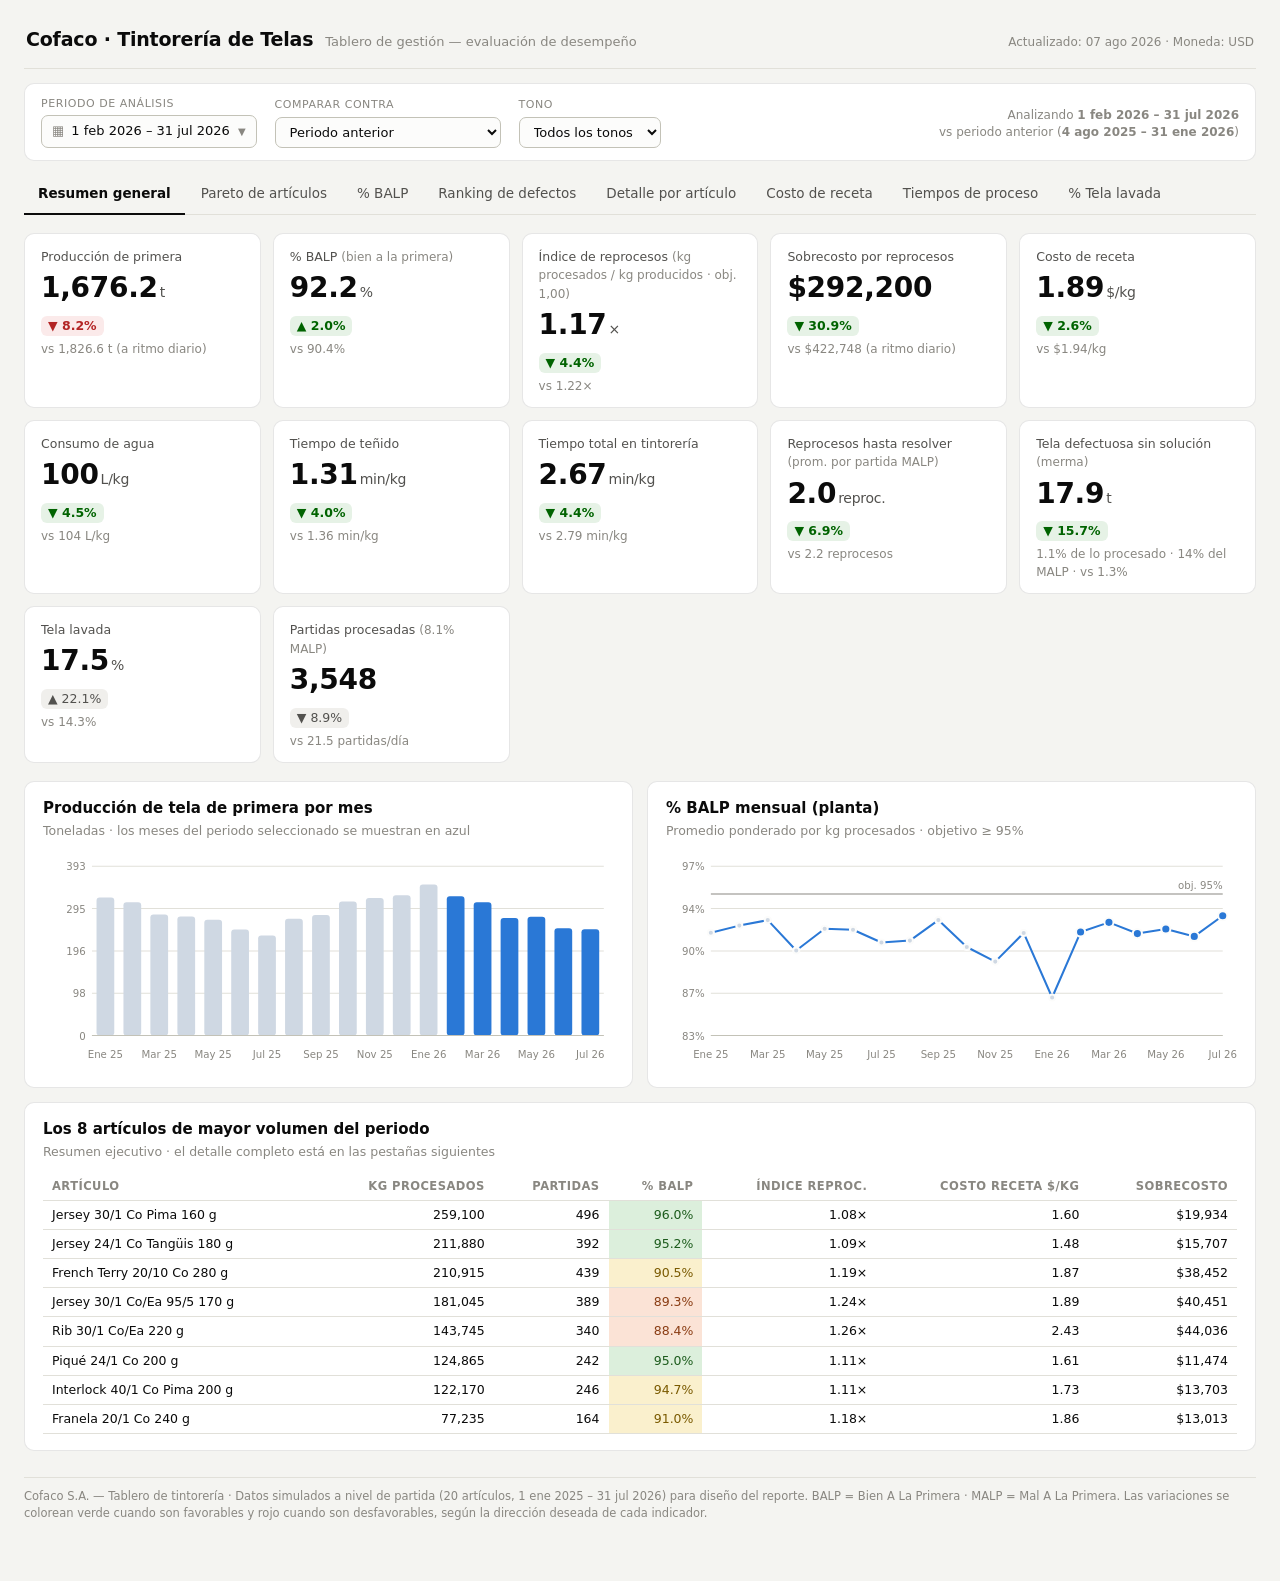
<file: dashboard_teñido/docs/tablero-tintoreria-cofaco_4 yarek.html>
<!DOCTYPE html>
<html lang="es">
<head>
<meta charset="UTF-8">
<meta name="viewport" content="width=device-width, initial-scale=1.0">
<title>Cofaco · Tablero de Tintorería</title>
<style>
  :root{
    --surface:#fcfcfb; --page:#f4f4f1; --card:#ffffff;
    --ink:#0b0b0b; --ink-2:#52514e; --muted:#898781;
    --grid:#e1e0d9; --axis:#c3c2b7; --hair:rgba(11,11,11,.10);
    --blue:#2a78d6; --blue-soft:#9ec5f4; --blue-100:#cde2fb;
    --good:#006300; --good-bg:#e6f2e6;
    --bad:#b32424;  --bad-bg:#fbeaea;
    --neutral-bg:#f0efec;
    --sem-green:#dcefdc; --sem-green-ink:#1d5c1d;
    --sem-yellow:#faf0cd; --sem-yellow-ink:#7a5a00;
    --sem-orange:#fbe3d6; --sem-orange-ink:#8a3d14;
    --sem-red:#f8dcdc;   --sem-red-ink:#8f1f1f;
  }
  *{box-sizing:border-box}
  html,body{margin:0;padding:0;background:var(--page);color:var(--ink);
    font-family:system-ui,-apple-system,"Segoe UI",sans-serif;font-size:14px;line-height:1.45}
  .wrap{max-width:1280px;margin:0 auto;padding:20px 24px 60px}

  header.top{display:flex;align-items:baseline;justify-content:space-between;gap:16px;
    padding:6px 2px 14px;border-bottom:1px solid var(--grid);margin-bottom:14px;flex-wrap:wrap}
  .brand{display:flex;align-items:baseline;gap:12px}
  .brand h1{font-size:19px;font-weight:650;margin:0;letter-spacing:-.01em}
  .brand .sub{color:var(--muted);font-size:13px}
  .stamp{color:var(--muted);font-size:12px}

  /* ---------- Filter row ---------- */
  .filters{display:flex;align-items:flex-end;gap:18px;flex-wrap:wrap;
    background:var(--card);border:1px solid var(--hair);border-radius:10px;
    padding:12px 16px;margin-bottom:14px}
  .f-group{display:flex;flex-direction:column;gap:4px;position:relative}
  .f-group label{font-size:11px;color:var(--muted);text-transform:uppercase;letter-spacing:.05em}
  .f-row{display:flex;align-items:center;gap:6px}
  select,button.btn{font:inherit;font-size:13px;color:var(--ink);background:var(--surface);
    border:1px solid var(--axis);border-radius:7px;padding:6px 10px;cursor:pointer}
  select:focus,button.btn:focus{outline:2px solid var(--blue-soft);outline-offset:1px}
  button.btn .cal-ic{margin-right:7px;color:var(--muted)}
  button.btn .chev{margin-left:8px;color:var(--muted);font-size:10px}
  .cmp-note{font-size:12px;color:var(--muted);padding-bottom:7px;margin-left:auto;text-align:right}

  /* ---------- Popover calendario (estilo Shopify) ---------- */
  .popover{position:absolute;top:calc(100% + 6px);left:0;z-index:50;background:var(--card);
    border:1px solid var(--hair);border-radius:12px;box-shadow:0 10px 34px rgba(0,0,0,.16);
    display:none;width:706px;max-width:calc(100vw - 40px)}
  .popover.open{display:block}
  .pop-body{display:flex}
  .presets{border-right:1px solid var(--grid);padding:8px;min-width:176px}
  .presets button{display:flex;align-items:center;gap:6px;width:100%;text-align:left;font:inherit;font-size:13px;
    background:none;border:none;border-radius:7px;padding:7px 10px;cursor:pointer;color:var(--ink-2)}
  .presets button:hover{background:var(--neutral-bg)}
  .presets button.on{color:var(--ink);font-weight:600;background:var(--blue-100)}
  .presets button .ck{width:15px;display:inline-block;font-weight:700}
  .cals{display:flex;gap:18px;padding:14px 16px 6px;flex-wrap:wrap}
  .cal{width:224px}
  .cal-head{display:flex;align-items:center;justify-content:space-between;margin-bottom:6px}
  .cal-head .mname{font-size:13px;font-weight:650}
  .cal-head button{font:inherit;background:none;border:1px solid transparent;border-radius:6px;
    cursor:pointer;color:var(--ink-2);padding:2px 8px;font-size:14px}
  .cal-head button:hover{background:var(--neutral-bg)}
  .cal-head button:disabled{opacity:.25;cursor:default}
  .cal-head .sp{width:34px}
  .dow,.days{display:grid;grid-template-columns:repeat(7,1fr)}
  .dow span{font-size:10.5px;color:var(--muted);text-align:center;padding:3px 0;text-transform:uppercase}
  .days button{font:inherit;font-size:12.5px;border:none;background:none;cursor:pointer;
    height:30px;border-radius:0;color:var(--ink)}
  .days button:disabled{color:#c9c8c1;cursor:default;background:none}
  .days button:not(:disabled):hover{background:var(--neutral-bg);border-radius:7px}
  .days button.inr{background:var(--blue-100)}
  .days button.a,.days button.b{background:var(--blue);color:#fff;font-weight:650;border-radius:7px}
  .days button.a{border-radius:7px 0 0 7px}
  .days button.b{border-radius:0 7px 7px 0}
  .days button.a.b{border-radius:7px}
  .pop-foot{display:flex;align-items:center;justify-content:space-between;gap:10px;
    border-top:1px solid var(--grid);padding:10px 16px}
  .pop-foot .sel-txt{font-size:12.5px;color:var(--ink-2)}
  .pop-foot .acts{display:flex;gap:8px}
  .pop-foot button{font:inherit;font-size:13px;border-radius:7px;padding:6px 14px;cursor:pointer}
  .pop-foot .cancel{background:var(--surface);border:1px solid var(--axis);color:var(--ink)}
  .pop-foot .apply{background:#0b0b0b;border:1px solid #0b0b0b;color:#fff;font-weight:600}
  .pop-foot .apply:disabled{opacity:.4;cursor:default}

  /* ---------- Tabs ---------- */
  nav.tabs{display:flex;gap:2px;flex-wrap:wrap;border-bottom:1px solid var(--grid);margin-bottom:18px}
  nav.tabs button{font:inherit;font-size:13.5px;background:none;border:none;cursor:pointer;
    padding:9px 14px;color:var(--ink-2);border-bottom:2px solid transparent;margin-bottom:-1px}
  nav.tabs button:hover{color:var(--ink)}
  nav.tabs button.on{color:var(--ink);font-weight:600;border-bottom-color:var(--ink)}

  /* ---------- KPI tiles ---------- */
  .tiles{display:grid;grid-template-columns:repeat(auto-fill,minmax(232px,1fr));gap:12px;margin-bottom:18px}
  .tile{background:var(--card);border:1px solid var(--hair);border-radius:10px;padding:14px 16px 12px}
  .tile .lbl{font-size:12.5px;color:var(--ink-2)}
  .tile .val{font-size:28px;font-weight:650;letter-spacing:-.01em;margin:2px 0 1px}
  .tile .val small{font-size:14px;font-weight:500;color:var(--ink-2);margin-left:2px}
  .tile .cmpv{font-size:12px;color:var(--muted)}
  .delta{display:inline-flex;align-items:center;gap:3px;font-size:12.5px;font-weight:600;
    border-radius:6px;padding:1px 7px;margin-top:6px}
  .delta.good{color:var(--good);background:var(--good-bg)}
  .delta.bad{color:var(--bad);background:var(--bad-bg)}
  .delta.flat{color:var(--ink-2);background:var(--neutral-bg);font-weight:500}

  .card{background:var(--card);border:1px solid var(--hair);border-radius:10px;padding:16px 18px;margin-bottom:14px}
  .card h2{font-size:15px;font-weight:650;margin:0 0 2px}
  .card .desc{font-size:12.5px;color:var(--muted);margin:0 0 12px}
  .grid2{display:grid;grid-template-columns:1fr 1fr;gap:14px}
  @media(max-width:900px){.grid2{grid-template-columns:1fr}}

  .tbl-scroll{overflow-x:auto}
  table{border-collapse:collapse;width:100%;font-size:12.5px}
  th,td{padding:5px 9px;text-align:right;white-space:nowrap;border-bottom:1px solid var(--grid)}
  th{color:var(--muted);font-weight:600;font-size:11.5px;text-transform:uppercase;letter-spacing:.04em}
  th.l,td.l{text-align:left}
  td{font-variant-numeric:tabular-nums}
  tr.total td{font-weight:650;border-top:1.5px solid var(--axis)}
  td.dim{color:var(--muted)}
  .cell-var{font-weight:650}
  .cell-var.good{color:var(--good)} .cell-var.bad{color:var(--bad)} .cell-var.flat{color:var(--muted);font-weight:500}
  td.sem-g{background:var(--sem-green);color:var(--sem-green-ink)}
  td.sem-y{background:var(--sem-yellow);color:var(--sem-yellow-ink)}
  td.sem-o{background:var(--sem-orange);color:var(--sem-orange-ink)}
  td.sem-r{background:var(--sem-red);color:var(--sem-red-ink);font-weight:600}
  .legend{display:flex;gap:14px;flex-wrap:wrap;font-size:12px;color:var(--ink-2);margin-top:10px}
  .legend .k{display:inline-flex;align-items:center;gap:6px}
  .sw{width:13px;height:13px;border-radius:3px;display:inline-block;border:1px solid var(--hair)}
  .pill{display:inline-block;border-radius:5px;padding:0 6px;font-size:11.5px;font-weight:600}

  .chart-box{position:relative}
  svg text{font-family:inherit}
  .tooltip{position:fixed;z-index:60;pointer-events:none;background:var(--ink);color:#fff;
    border-radius:7px;padding:7px 10px;font-size:12px;line-height:1.5;max-width:280px;
    box-shadow:0 4px 14px rgba(0,0,0,.25);display:none}
  .tooltip b{font-size:12.5px}
  .barhit:hover rect.bar{fill:#1c5cab}

  .art-select{margin-bottom:10px}
  .note{font-size:12px;color:var(--muted)}
  .kpi-inline{display:flex;gap:26px;flex-wrap:wrap;margin:6px 0 12px}
  .kpi-inline .ki .lbl{font-size:11.5px;color:var(--muted)}
  .kpi-inline .ki .v{font-size:19px;font-weight:650}
  .kpi-inline .ki .v small{font-size:12px;color:var(--ink-2);font-weight:500}
  th.sortable{cursor:pointer;user-select:none}
  th.sortable:hover{color:var(--ink)}
  td.mom-g{background:var(--good-bg)}
  td.mom-r{background:var(--bad-bg)}
  footer{margin-top:26px;font-size:11.5px;color:var(--muted);border-top:1px solid var(--grid);padding-top:10px}
</style>
</head>
<body>
<div class="wrap">
  <header class="top">
    <div class="brand">
      <h1>Cofaco · Tintorería de Telas</h1>
      <span class="sub">Tablero de gestión — evaluación de desempeño</span>
    </div>
    <div class="stamp" id="stamp"></div>
  </header>

  <div class="filters" id="filters">
    <div class="f-group">
      <label>Periodo de análisis</label>
      <div class="f-row">
        <button class="btn" id="rangeBtn"><span class="cal-ic">▦</span><span id="rangeTxt"></span><span class="chev">▼</span></button>
      </div>
      <div class="popover" id="popRange"></div>
    </div>
    <div class="f-group">
      <label>Comparar contra</label>
      <div class="f-row">
        <select id="selCmp">
          <option value="prev">Periodo anterior</option>
          <option value="yoy">Mismo periodo, año anterior</option>
          <option value="avg6">Promedio últimos 6 meses</option>
          <option value="avg12">Promedio últimos 12 meses</option>
          <option value="custom">Fechas personalizadas…</option>
        </select>
      </div>
    </div>
    <div class="f-group">
      <label>Tono</label>
      <div class="f-row">
        <select id="selTono">
          <option value="all">Todos los tonos</option>
          <option value="negro">Negro</option>
          <option value="oscuros">Oscuros</option>
          <option value="claros">Claros</option>
          <option value="blanco">Blanco</option>
        </select>
      </div>
    </div>
    <div class="f-group" id="customCmp" style="display:none">
      <label>Periodo de comparación</label>
      <div class="f-row">
        <button class="btn" id="cmpBtn"><span class="cal-ic">▦</span><span id="cmpTxt"></span><span class="chev">▼</span></button>
      </div>
      <div class="popover" id="popCmp"></div>
    </div>
    <div class="cmp-note" id="cmpNote"></div>
  </div>

  <nav class="tabs" id="tabs">
    <button data-v="resumen" class="on">Resumen general</button>
    <button data-v="pareto">Pareto de artículos</button>
    <button data-v="balp">% BALP</button>
    <button data-v="defectos">Ranking de defectos</button>
    <button data-v="detalle">Detalle por artículo</button>
    <button data-v="costos">Costo de receta</button>
    <button data-v="tiempos">Tiempos de proceso</button>
    <button data-v="lavado">% Tela lavada</button>
  </nav>

  <main id="view"></main>

  <footer>
    Cofaco S.A. — Tablero de tintorería · Datos simulados a nivel de partida (20 artículos, 1 ene 2025 – 31 jul 2026) para diseño del reporte.
    BALP = Bien A La Primera · MALP = Mal A La Primera. Las variaciones se colorean verde cuando son favorables y rojo cuando son desfavorables, según la dirección deseada de cada indicador.
  </footer>
</div>
<div class="tooltip" id="tooltip"></div>
<script>
/* ---------- PRNG determinístico ---------- */
function mulberry32(a){return function(){a|=0;a=a+0x6D2B79F5|0;var t=Math.imul(a^a>>>15,1|a);t=t+Math.imul(t^t>>>7,61|t)^t;return((t^t>>>14)>>>0)/4294967296}}
const R = mulberry32(20260807);
const rnd=(a,b)=>a+(b-a)*R();
const nrm=()=>{let s=0;for(let i=0;i<4;i++)s+=R();return (s-2)/1.16};

/* ---------- Fechas (UTC, sin depender del reloj) ---------- */
const MES=["Ene","Feb","Mar","Abr","May","Jun","Jul","Ago","Sep","Oct","Nov","Dic"];
const MESL=["enero","febrero","marzo","abril","mayo","junio","julio","agosto","septiembre","octubre","noviembre","diciembre"];
const DOW=["L","M","X","J","V","S","D"];
const D=(y,m,d)=>new Date(Date.UTC(y,m,d));
const iso=(dt)=>dt.toISOString().slice(0,10);
const parseD=(s)=>{const[a,b,c]=s.split("-").map(Number);return D(a,b-1,c)};
const addDays=(dt,n)=>D(dt.getUTCFullYear(),dt.getUTCMonth(),dt.getUTCDate()+n);
const addMonths=(dt,n)=>{const y=dt.getUTCFullYear(),m=dt.getUTCMonth()+n;
  const last=D(y,m+1,0).getUTCDate();return D(y,m,Math.min(dt.getUTCDate(),last))};
const daysIn=(y,m)=>D(y,m+1,0).getUTCDate();
const dayDiff=(a,b)=>Math.round((b-a)/86400000);
const fmtD=(s)=>{const d=parseD(s);return d.getUTCDate()+" "+MESL[d.getUTCMonth()].slice(0,3)+" "+d.getUTCFullYear()};

const MONTHS=[];
for(let y=2025;y<=2026;y++)for(let m=0;m<12;m++){
  if(y===2026&&m>6)break;
  MONTHS.push({y,m,key:y+"-"+String(m+1).padStart(2,"0"),lbl:MES[m]+" "+String(y).slice(2),
    a:iso(D(y,m,1)),b:iso(D(y,m+1,0))});
}
const NM=MONTHS.length; // 19
const DATA_MIN=MONTHS[0].a, DATA_MAX=MONTHS[NM-1].b;
const monthIdx=(s)=>{const d=parseD(s);return (d.getUTCFullYear()-2025)*12+d.getUTCMonth()};

/* ---------- Tonos (sub-artículos de color) ----------
   Cada artículo se produce en 4 tonos; cada tono comparte ruta y receta. */
const TONOS=[
  {k:"negro",  lbl:"Negro",  cost:1.30,curva:1.15,tot:1.10,agua:1.20,balpAdj:-.030},
  {k:"oscuros",lbl:"Oscuros",cost:1.12,curva:1.05,tot:1.04,agua:1.08,balpAdj:-.012},
  {k:"claros", lbl:"Claros", cost:0.92,curva:0.95,tot:0.97,agua:0.95,balpAdj:+.010},
  {k:"blanco", lbl:"Blanco", cost:0.76,curva:0.85,tot:0.92,agua:0.90,balpAdj:+.022}
];
const TONOBY={}; TONOS.forEach(t=>TONOBY[t.k]=t);

/* ---------- Catálogo de artículos ---------- */
const DEFS=["Tono","Igualación","Quebraduras","Barrado","Contaminación","Manchas","Solidez"];
function defProfile(...pairs){const o={};pairs.forEach(([d,w])=>o[d]=w);return o}
/* caos=true: artículo de comportamiento errático (volumen, calidad y costos volátiles) */
const ARTS=[
 {id:"A01",name:"Jersey 30/1 Co Pima 160 g",share:14, balp:.955,cost:1.45,curva:480,tot:960, agua:78, kgP:520, lav:"no",  defs:defProfile(["Tono",.45],["Igualación",.3],["Contaminación",.25])},
 {id:"A02",name:"Jersey 24/1 Co Tangüis 180 g",share:11, balp:.94, cost:1.38,curva:460,tot:930, agua:80, kgP:540, lav:"no",  defs:defProfile(["Tono",.4],["Igualación",.35],["Manchas",.25])},
 {id:"A03",name:"French Terry 20/10 Co 280 g",share:10, balp:.90, cost:1.62,curva:520,tot:1080,agua:88, kgP:480, lav:"parc",defs:defProfile(["Quebraduras",.45],["Tono",.3],["Igualación",.25])},
 {id:"A04",name:"Rib 30/1 Co/Ea 220 g",       share:8,  balp:.885,cost:1.95,curva:560,tot:1140,agua:92, kgP:420, lav:"no",  defs:defProfile(["Quebraduras",.5],["Barrado",.3],["Tono",.2])},
 {id:"A05",name:"Jersey 30/1 Co/Ea 95/5 170 g",share:8, balp:.92, cost:1.78,curva:530,tot:1060,agua:85, kgP:460, lav:"parc",defs:defProfile(["Tono",.35],["Quebraduras",.35],["Igualación",.3])},
 {id:"A06",name:"Interlock 40/1 Co Pima 200 g",share:7, balp:.945,cost:1.55,curva:500,tot:1000,agua:82, kgP:500, lav:"no",  defs:defProfile(["Tono",.5],["Manchas",.3],["Igualación",.2])},
 {id:"A07",name:"Piqué 24/1 Co 200 g",         share:6, balp:.93, cost:1.42,curva:470,tot:950, agua:79, kgP:520, lav:"no",  defs:defProfile(["Igualación",.4],["Tono",.35],["Barrado",.25])},
 {id:"A08",name:"Franela 20/1 Co 240 g",       share:5, balp:.905,cost:1.5, curva:540,tot:1120,agua:90, kgP:470, lav:"si",  defs:defProfile(["Barrado",.4],["Tono",.3],["Contaminación",.3])},
 {id:"A09",name:"Jersey 40/1 Modal/Co 150 g",  share:5, balp:.87, cost:2.15,curva:600,tot:1220,agua:95, kgP:380, lav:"parc",caos:true,defs:defProfile(["Quebraduras",.4],["Solidez",.3],["Tono",.3])},
 {id:"A10",name:"French Terry 30/10 Co/Ea 300 g",share:4,balp:.865,cost:2.05,curva:590,tot:1230,agua:96,kgP:400, lav:"si", defs:defProfile(["Quebraduras",.45],["Tono",.3],["Barrado",.25])},
 {id:"A11",name:"Rib 2x2 24/1 Co 260 g",       share:4, balp:.915,cost:1.58,curva:520,tot:1050,agua:84, kgP:450, lav:"no",  defs:defProfile(["Barrado",.45],["Igualación",.3],["Tono",.25])},
 {id:"A12",name:"Jersey 30/1 Co/Pes 60/40 160 g",share:3,balp:.925,cost:1.85,curva:610,tot:1180,agua:88,kgP:490, lav:"no", defs:defProfile(["Tono",.45],["Solidez",.35],["Igualación",.2])},
 {id:"A13",name:"Waffle 20/1 Co 230 g",        share:3, balp:.895,cost:1.66,curva:540,tot:1090,agua:87, kgP:430, lav:"parc",defs:defProfile(["Quebraduras",.4],["Igualación",.35],["Manchas",.25])},
 {id:"A14",name:"Jersey 20/1 Co orgánico 180 g",share:3,balp:.935,cost:1.72,curva:500,tot:1010,agua:81, kgP:500, lav:"no",  defs:defProfile(["Tono",.4],["Contaminación",.35],["Igualación",.25])},
 {id:"A15",name:"Piqué 30/1 Co/Ea 190 g",      share:2, balp:.90, cost:1.92,curva:560,tot:1130,agua:90, kgP:440, lav:"no",  defs:defProfile(["Quebraduras",.4],["Barrado",.35],["Tono",.25])},
 {id:"A16",name:"Mini French Terry 30/14 Co 240 g",share:2,balp:.91,cost:1.7,curva:530,tot:1070,agua:86,kgP:450, lav:"si",  defs:defProfile(["Tono",.4],["Quebraduras",.3],["Manchas",.3])},
 {id:"A17",name:"Jersey flameado 20/1 Co 175 g",share:2,balp:.88, cost:1.6, curva:520,tot:1060,agua:85, kgP:430, lav:"fase",caos:true,defs:defProfile(["Barrado",.5],["Tono",.3],["Igualación",.2])},
 {id:"A18",name:"Interlock 30/1 Pes/Co 210 g", share:1.5,balp:.93,cost:1.98,curva:640,tot:1250,agua:92, kgP:470, lav:"no",  defs:defProfile(["Solidez",.4],["Tono",.35],["Manchas",.25])},
 {id:"A19",name:"Rib 1x1 30/1 Co/Ea 240 g",    share:1.5,balp:.875,cost:2.0,curva:570,tot:1160,agua:93, kgP:410, lav:"no",  caos:true,defs:defProfile(["Quebraduras",.5],["Tono",.3],["Barrado",.2])},
 {id:"A20",name:"Gamuza 20/10 Co 320 g",       share:1, balp:.895,cost:1.75,curva:550,tot:1120,agua:91, kgP:460, lav:"fase",defs:defProfile(["Manchas",.4],["Tono",.35],["Igualación",.25])}
];
const ARTBY={}; ARTS.forEach(a=>ARTBY[a.id]=a);

/* ---------- Generación: temporadas, mezcla de tonos y partidas ---------- */
const PLANT_KG=340000;
const totShare=ARTS.reduce((s,a)=>s+a.share,0);
const PARTIDAS=[]; // {id,a,t,mi,d,kg,malp,def,repro,desc,costoKg,curva,tot,agua,lavKg}
let PID=1;
ARTS.forEach((a,ai)=>{
  const caos=!!a.caos;
  const balpTrend=rnd(-.00035,.0006);
  const costSteps=[]; let c=a.cost;
  for(let i=0;i<NM;i++){ if(R()<(caos?.3:.13)) c=c*(1+rnd(caos?-.15:-.07,caos?.18:.09)); costSteps.push(c); }
  const curvaTrend=rnd(-.002,.004), totTrend=rnd(-.002,.004), aguaTrend=rnd(-.004,.001);
  const phase=Math.floor(R()*12);                    // fase estacional del artículo
  const seasonal=a.share<6;                          // artículos medianos/chicos van por temporadas
  // mezcla base de tonos del artículo (rota con la temporada)
  const mixBase=TONOS.map(()=>.1+R());
  const mixPhase=Math.floor(R()*12);
  for(let mi=0;mi<NM;mi++){
    const m=MONTHS[mi].m;
    const cycle=Math.sin(2*Math.PI*(m-phase)/12);
    if(seasonal && cycle < (a.share<3?-.1:-.45)) continue;     // fuera de temporada: no se produce
    if(a.id==="A09"&&mi<3) continue;                            // artículo nuevo desde abr-25
    const seas=1+.22*cycle+.09*nrm()+(caos?.3*nrm():0);
    let kg=PLANT_KG*(a.share/totShare)*Math.max(.15,seas)*(1+.12*nrm());
    if(caos && R()<.15) kg*=rnd(.2,.5);                         // colapsos de volumen
    if(caos && R()<.1)  kg*=rnd(1.6,2.3);                       // picos de volumen
    kg=Math.max(0,Math.round(kg/10)*10);
    if(kg<a.kgP*.6)continue;
    let balp=a.balp + balpTrend*mi + .03*nrm();
    if(R()<(caos?.28:.07)) balp-=rnd(.05,caos?.22:.16);
    balp=Math.min(.995,Math.max(.55,balp));
    const insalvBase=Math.min(.35,Math.max(.03,rnd(.05,.2)+(balp<.8?.08:0)));
    const costoMes=costSteps[mi];
    const curvaMes=a.curva*(1+curvaTrend*mi);
    const totMes=a.tot*(1+totTrend*mi);
    const aguaMes=a.agua*(1+aguaTrend*mi);
    let lavMes=null;
    if(a.lav==="no") lavMes=0;
    else if(a.lav==="si") lavMes=100;
    else if(a.lav==="parc") lavMes=Math.max(0,Math.min(100,28+9*nrm()));
    else if(a.lav==="fase") lavMes= mi<8 ? 100 : Math.max(0,20+6*nrm());
    // mezcla de tonos del mes (rota estacionalmente; algunos tonos desaparecen por meses)
    let mix=TONOS.map((t,ti)=>{
      let w=mixBase[ti]*(1+.5*Math.sin(2*Math.PI*(m-mixPhase+ti*3)/12))+.25*nrm();
      return Math.max(0,w);
    });
    const mixSum=mix.reduce((s,w)=>s+w,0)||1;
    mix=mix.map(w=>w/mixSum);
    const dim=daysIn(MONTHS[mi].y,MONTHS[mi].m);
    TONOS.forEach((tono,ti)=>{
      const kgT=kg*mix[ti];
      if(kgT<a.kgP*.35)return;                                  // tono no producido este mes
      const nP=Math.max(1,Math.round(kgT/a.kgP));
      let balpT=Math.min(.995,Math.max(.5,balp+tono.balpAdj+.012*nrm()));
      if(caos&&tono.k==="negro"&&R()<.25)balpT-=rnd(.05,.15);   // el negro se descontrola en los caóticos
      const nMALP=Math.min(nP,Math.round(nP*(1-balpT)));
      // pesos de defectos (el blanco sesga a contaminación/manchas; el negro a tono/solidez)
      let ws=Object.entries(a.defs).map(([d,w])=>{
        let f=1+.55*nrm();
        if(tono.k==="blanco"&&(d==="Contaminación"||d==="Manchas"))f*=1.9;
        if(tono.k==="negro"&&(d==="Tono"||d==="Solidez"))f*=1.6;
        return [d,Math.max(.02,w*f)];
      });
      const tw=ws.reduce((s,x)=>s+x[1],0);
      const flags=Array(nP).fill(false); let placed=0;
      while(placed<nMALP){const k=Math.floor(R()*nP); if(!flags[k]){flags[k]=true;placed++}}
      for(let p=0;p<nP;p++){
        const pk=Math.max(60,Math.round((kgT/nP)*(1+.12*nrm())/5)*5);
        const day=1+Math.floor(R()*dim);
        const malp=flags[p];
        let def=null,repro=0,desc=0;
        if(malp){
          let r=R()*tw,acc=0;
          for(const[dn,w]of ws){acc+=w;if(r<=acc){def=dn;break}}
          if(!def)def=ws[0][0];
          repro=Math.max(1,rnd(1.2,2.6)+(balpT<.85?.5:0)+(caos?.6*R():0)+.3*nrm());
          desc=Math.round(pk*Math.min(.6,Math.max(0,insalvBase*(1+.5*nrm()))));
        }
        PARTIDAS.push({id:"P"+String(PID++).padStart(5,"0"),a:a.id,t:tono.k,mi,
          d:iso(D(MONTHS[mi].y,MONTHS[mi].m,day)),
          kg:pk,malp,def,repro,desc,
          costoKg:costoMes*tono.cost*(1+(caos?.05:.02)*nrm()),
          curva:curvaMes*tono.curva*(1+(caos?.09:.04)*nrm()),
          tot:totMes*tono.tot*(1+(caos?.11:.05)*nrm()),
          agua:aguaMes*tono.agua*(1+.04*nrm()),
          lavKg: lavMes===null?0:Math.round(pk*Math.min(100,Math.max(0,lavMes*(1+.15*nrm())))/100)});
      }
    });
  }
});
const MIDX=Array.from({length:NM},()=>[]);
PARTIDAS.forEach(p=>MIDX[p.mi].push(p));

/* ---------- Agregación sobre un rango de fechas ----------
   sel={a,b} inclusive; artFilter opcional; tono opcional
   (si se omite, usa el filtro global state.tono).            */
function partidasIn(sel,artFilter,tono){
  const tf= tono!==undefined ? tono : (typeof state!=="undefined"?state.tono:"all");
  const m1=Math.max(0,monthIdx(sel.a)), m2=Math.min(NM-1,monthIdx(sel.b));
  if(m1>NM-1||m2<0)return [];
  const out=[];
  for(let mi=m1;mi<=m2;mi++){
    for(const p of MIDX[mi]){
      if(artFilter&&p.a!==artFilter)continue;
      if(tf&&tf!=="all"&&p.t!==tf)continue;
      if(p.d<sel.a||p.d>sel.b)continue;
      out.push(p);
    }
  }
  return out;
}
function agg(sel,artFilter,tono){
  const ps=partidasIn(sel,artFilter,tono);
  const days=dayDiff(parseD(sel.a),parseD(sel.b))+1;
  if(!ps.length)return {kg:0,days,ps};
  let kg=0,balpKg=0,malpKg=0,descKg=0,partidas=0,partMALP=0,kgProceso=0,gasto=0,sobre=0,
      minT=0,minTot=0,aguaTot=0,lavKg=0,reproSum=0,curvaSum=0,totSum=0,costoB=0;
  for(const p of ps){
    kg+=p.kg; partidas++;
    if(p.malp){malpKg+=p.kg;partMALP++;reproSum+=p.repro;descKg+=p.desc}else balpKg+=p.kg;
    const rep=p.malp?p.repro:0;
    kgProceso+=p.kg+p.kg*rep;
    gasto+=p.costoKg*(p.kg+p.kg*rep*.6);
    sobre+=p.costoKg*p.kg*rep*.6;
    minT+=(1+rep)*p.curva; minTot+=(1+rep)*p.tot;
    aguaTot+=p.agua*(p.kg+p.kg*rep);
    lavKg+=p.lavKg; curvaSum+=p.curva; totSum+=p.tot; costoB+=p.costoKg*p.kg;
  }
  const kgPrimera=kg-descKg;
  return {kg,kgPrimera,balpKg,malpKg,descKg,partidas,partMALP,days,ps,
    balpPct:100*balpKg/kg,
    mermaPct:100*descKg/kg,
    indice:kgProceso/kgPrimera,
    reproProm:partMALP?reproSum/partMALP:0,
    costoKg:gasto/kgPrimera,
    costoBase:costoB/kg,
    sobrecosto:sobre,
    aguaKg:aguaTot/kgPrimera,
    tTeñidoKg:minT/kgPrimera,
    tTotKg:minTot/kgPrimera,
    curvaProm:curvaSum/partidas,
    totProm:totSum/partidas,
    lavPct:100*lavKg/kg,
    kgDia:kg/days,kgPrimeraDia:kgPrimera/days};
}
/* agregado de mes calendario completo, con caché por (mes, artículo, tono global) */
const _mCache={};
function aggMonth(mi,artFilter){
  const k=mi+"|"+(artFilter||"")+"|"+(typeof state!=="undefined"?state.tono:"all");
  if(!(k in _mCache))_mCache[k]=agg({a:MONTHS[mi].a,b:MONTHS[mi].b},artFilter);
  return _mCache[k];
}

/* ---------- Rangos de comparación ---------- */
function cmpSel(sel,mode,custom){
  const a=parseD(sel.a),b=parseD(sel.b);
  const len=dayDiff(a,b)+1;
  let r=null;
  if(mode==="prev") r={a:addDays(a,-len),b:addDays(a,-1)};
  else if(mode==="yoy") r={a:D(a.getUTCFullYear()-1,a.getUTCMonth(),a.getUTCDate()),b:D(b.getUTCFullYear()-1,b.getUTCMonth(),b.getUTCDate())};
  else if(mode==="avg6") r={a:addMonths(a,-6),b:addDays(a,-1)};
  else if(mode==="avg12") r={a:addMonths(a,-12),b:addDays(a,-1)};
  else if(mode==="custom") return custom;
  if(!r)return null;
  const o={a:iso(r.a),b:iso(r.b)};
  if(o.a<DATA_MIN)return null;
  return o;
}
function monthsInSel(sel){
  const out=[];
  const m1=Math.max(0,monthIdx(sel.a)),m2=Math.min(NM-1,monthIdx(sel.b));
  for(let mi=m1;mi<=m2;mi++){
    const a=sel.a>MONTHS[mi].a?sel.a:MONTHS[mi].a;
    const b=sel.b<MONTHS[mi].b?sel.b:MONTHS[mi].b;
    out.push({mi,a,b,lbl:MONTHS[mi].lbl,partial:a!==MONTHS[mi].a||b!==MONTHS[mi].b});
  }
  return out;
}

/* ---------- formato ---------- */
const fmt={
  kg:(v)=>Math.round(v).toLocaleString("es-PE"),
  pct:(v,d=1)=>v===null||v===undefined||isNaN(v)?"N/A":v.toLocaleString("es-PE",{minimumFractionDigits:d,maximumFractionDigits:d})+"%",
  n:(v,d=2)=>v.toLocaleString("es-PE",{minimumFractionDigits:d,maximumFractionDigits:d}),
  usd:(v)=>"$"+Math.round(v).toLocaleString("es-PE"),
  min:(v)=>Math.round(v).toLocaleString("es-PE")+" min"
};

/* ================================================================
   ESTADO + CONTROLES
================================================================ */
const state={view:"resumen",
  sel:{a:"2026-02-01",b:"2026-07-31"},
  cmp:"prev",
  cmpCustom:{a:"2025-08-01",b:"2026-01-31"},
  tono:"all",
  detTono:"all",
  art:null};
const $=(id)=>document.getElementById(id);
const el=(tag,cls,html)=>{const e=document.createElement(tag);if(cls)e.className=cls;if(html!==undefined)e.innerHTML=html;return e};
const esc=(s)=>String(s).replace(/[&<>"]/g,c=>({"&":"&amp;","<":"&lt;",">":"&gt;",'"':"&quot;"}[c]));
const selLbl=(sel)=>sel?fmtD(sel.a)+" – "+fmtD(sel.b):"—";

/* ================================================================
   SELECTOR DE RANGO DE FECHAS (popover con calendario doble)
================================================================ */
function makePresets(){
  const maxD=parseD(DATA_MAX);
  return [
    {k:"30d", lbl:"Últimos 30 días", a:iso(addDays(maxD,-29)), b:DATA_MAX},
    {k:"90d", lbl:"Últimos 90 días", a:iso(addDays(maxD,-89)), b:DATA_MAX},
    {k:"6m",  lbl:"Últimos 6 meses", a:iso(addDays(addMonths(maxD,-6),1)), b:DATA_MAX},
    {k:"12m", lbl:"Últimos 12 meses",a:iso(addDays(addMonths(maxD,-12),1)),b:DATA_MAX},
    {k:"tm",  lbl:"Este mes",        a:"2026-07-01", b:DATA_MAX},
    {k:"pm",  lbl:"Mes anterior",    a:"2026-06-01", b:"2026-06-30"},
    {k:"ty",  lbl:"Este año",        a:"2026-01-01", b:DATA_MAX},
    {k:"py",  lbl:"Año pasado",      a:"2025-01-01", b:"2025-12-31"}
  ];
}
function datePicker(pop,btn,txt,getSel,onApply){
  let tmpA=null,tmpB=null,viewMi=0,open=false;
  const presets=makePresets();
  function clampView(v){return Math.max(0,Math.min(NM-2,v))}
  function renderCal(mi){
    const mo=MONTHS[mi];
    const first=D(mo.y,mo.m,1);
    const off=(first.getUTCDay()+6)%7;
    const dim=daysIn(mo.y,mo.m);
    let h='<div class="cal"><div class="cal-head">';
    h+= '<button data-nav="-1" '+(clampView(viewMi-1)===viewMi?"disabled":"")+' aria-label="Mes anterior">‹</button>';
    h+='<span class="mname">'+MESL[mo.m][0].toUpperCase()+MESL[mo.m].slice(1)+' '+mo.y+'</span>';
    h+= '<button data-nav="1" '+(clampView(viewMi+1)===viewMi?"disabled":"")+' aria-label="Mes siguiente">›</button>';
    h+='</div><div class="dow">'+DOW.map(d=>"<span>"+d+"</span>").join("")+'</div><div class="days">';
    for(let i=0;i<off;i++)h+='<button disabled></button>';
    for(let d=1;d<=dim;d++){
      const ds=iso(D(mo.y,mo.m,d));
      const dis= ds<DATA_MIN||ds>DATA_MAX;
      let cls="";
      if(tmpA&&ds===tmpA)cls+=" a";
      if(tmpB&&ds===tmpB)cls+=" b";
      if(tmpA&&tmpB&&ds>tmpA&&ds<tmpB)cls+=" inr";
      h+='<button data-d="'+ds+'"'+(dis?" disabled":"")+(cls?' class="'+cls.trim()+'"':"")+'>'+d+'</button>';
    }
    h+='</div></div>';
    return h;
  }
  function render(){
    let h='<div class="pop-body"><div class="presets">';
    presets.forEach(p=>{
      const on=tmpA===p.a&&tmpB===p.b;
      h+='<button data-p="'+p.k+'" class="'+(on?"on":"")+'"><span class="ck">'+(on?"✓":"")+'</span>'+p.lbl+'</button>';
    });
    h+='</div><div class="cals">'+renderCal(viewMi)+renderCal(viewMi+1)+'</div></div>';
    h+='<div class="pop-foot"><span class="sel-txt">'+
      (tmpA?(tmpB?fmtD(tmpA)+" – "+fmtD(tmpB):fmtD(tmpA)+" – <i>elige fin</i>"):"Elige la fecha de inicio")+
      '</span><span class="acts"><button class="cancel">Cancelar</button>'+
      '<button class="apply"'+(tmpA&&tmpB?"":" disabled")+'>Aplicar</button></span></div>';
    pop.innerHTML=h;
    pop.querySelectorAll("[data-p]").forEach(b=>b.addEventListener("click",()=>{
      const p=presets.find(x=>x.k===b.dataset.p);
      tmpA=p.a;tmpB=p.b;viewMi=clampView(monthIdx(p.b)-1);render();
    }));
    pop.querySelectorAll("[data-nav]").forEach(b=>b.addEventListener("click",()=>{
      viewMi=clampView(viewMi+ +b.dataset.nav);render();
    }));
    pop.querySelectorAll("[data-d]").forEach(b=>b.addEventListener("click",()=>{
      const ds=b.dataset.d;
      if(!tmpA||(tmpA&&tmpB)){tmpA=ds;tmpB=null}
      else if(ds<tmpA){tmpA=ds}
      else if(ds===tmpA){tmpB=ds}
      else tmpB=ds;
      render();
    }));
    pop.querySelector(".cancel").addEventListener("click",close);
    pop.querySelector(".apply").addEventListener("click",()=>{
      if(tmpA&&tmpB){onApply({a:tmpA,b:tmpB});close()}
    });
  }
  function openPop(){
    const cur=getSel();
    tmpA=cur.a;tmpB=cur.b;
    viewMi=clampView(monthIdx(cur.b)-1);
    pop.classList.add("open");open=true;render();
  }
  function close(){pop.classList.remove("open");open=false}
  btn.addEventListener("click",e=>{e.stopPropagation();open?close():openPop()});
  pop.addEventListener("click",e=>e.stopPropagation());
  document.addEventListener("click",()=>{if(open)close()});
  return {close};
}

function initFilters(){
  const syncTxt=()=>{
    $("rangeTxt").textContent=selLbl(state.sel);
    $("cmpTxt").textContent=selLbl(state.cmpCustom);
  };
  datePicker($("popRange"),$("rangeBtn"),$("rangeTxt"),()=>state.sel,(s)=>{state.sel=s;syncTxt();render()});
  datePicker($("popCmp"),$("cmpBtn"),$("cmpTxt"),()=>state.cmpCustom,(s)=>{state.cmpCustom=s;syncTxt();render()});
  $("selCmp").addEventListener("change",()=>{
    state.cmp=$("selCmp").value;
    $("customCmp").style.display=state.cmp==="custom"?"":"none";
    render();
  });
  $("selTono").addEventListener("change",()=>{state.tono=$("selTono").value;render()});
  document.querySelectorAll("#tabs button").forEach(b=>b.addEventListener("click",()=>{
    state.view=b.dataset.v;
    document.querySelectorAll("#tabs button").forEach(x=>x.classList.toggle("on",x===b));
    render();
  }));
  $("stamp").textContent="Actualizado: 07 ago 2026 · Moneda: USD";
  syncTxt();
}
const CMPLBL={prev:"periodo anterior",yoy:"mismo periodo del año anterior",avg6:"promedio de los últimos 6 meses",avg12:"promedio de los últimos 12 meses",custom:"periodo personalizado"};

/* ================================================================
   COMPONENTES
================================================================ */
function deltaChip(cur,base,dir){
  if(base===null||base===undefined||isNaN(base)||base===0||cur===null||cur===undefined||isNaN(cur))
    return '<span class="delta flat">sin base</span>';
  const d=(cur-base)/Math.abs(base);
  if(Math.abs(d)<.0005) return '<span class="delta flat">0,0%</span>';
  const good= dir===0 ? null : (d>0?dir>0:dir<0);
  const cls= dir===0 ? "flat" : (good?"good":"bad");
  const arrow=d>0?"▲":"▼";
  return '<span class="delta '+cls+'">'+arrow+" "+fmt.n(Math.abs(d)*100,1)+"%</span>";
}
function tile(lbl,valHtml,cur,base,dir,baseTxt){
  return '<div class="tile"><div class="lbl">'+lbl+'</div><div class="val">'+valHtml+'</div>'+
    deltaChip(cur,base,dir)+
    '<div class="cmpv" style="margin-top:5px">'+(baseTxt||"")+'</div></div>';
}
/* ---------- Ordenamiento genérico de tablas ----------
   Toda tabla (salvo .nosort) se ordena haciendo clic en el
   encabezado de cualquier columna; segundo clic invierte.   */
function cellSortVal(td){
  if(!td)return null;
  const t=td.textContent.trim();
  if(!t||t==="N/A"||t==="—")return null;
  const s=t.replace(/−/g,"-").replace(/,/g,"");
  const m=s.match(/-?\d+(\.\d+)?/);
  if(m&&/^[\s\-+$#]*\d|^-?\./.test(s))return parseFloat(m[0]);
  if(m&&!/[a-záéíóúñ]/i.test(s))return parseFloat(m[0]);
  return t.toLowerCase();
}
function makeSortable(root){
  root.querySelectorAll("table:not(.nosort)").forEach(tb=>{
    const ths=tb.querySelectorAll("thead th");
    ths.forEach(th=>{
      th.classList.add("sortable");
      th.setAttribute("title","Clic para ordenar");
      th.addEventListener("click",()=>{
        const idx=th.cellIndex;
        const body=tb.tBodies[0]; if(!body)return;
        const all=[...body.rows];
        const rows=all.filter(r=>!r.classList.contains("total"));
        const fixed=all.filter(r=>r.classList.contains("total"));
        const dir= tb.dataset.sc===String(idx) ? -(+tb.dataset.sd) : -1;
        tb.dataset.sc=idx; tb.dataset.sd=dir;
        rows.sort((r1,r2)=>{
          const v1=cellSortVal(r1.cells[idx]),v2=cellSortVal(r2.cells[idx]);
          if(v1===null&&v2===null)return 0;
          if(v1===null)return 1; if(v2===null)return -1;
          if(typeof v1==="string"||typeof v2==="string")
            return dir*String(v1).localeCompare(String(v2),"es");
          return dir*(v1-v2);
        });
        rows.forEach(r=>body.appendChild(r));
        fixed.forEach(r=>body.appendChild(r));
        ths.forEach(t2=>{const s=t2.querySelector(".sort-ind");if(s)s.remove()});
        const ind=document.createElement("span");
        ind.className="sort-ind";ind.textContent=dir>0?" ▲":" ▼";
        th.appendChild(ind);
      });
    });
  });
}

const tip=$("tooltip");
function bindTips(root){
  root.querySelectorAll("[data-tip]").forEach(n=>{
    n.addEventListener("pointermove",e=>{tip.style.display="block";tip.innerHTML=n.dataset.tip;
      const w=tip.offsetWidth;let x=e.clientX+14;if(x+w>window.innerWidth-8)x=e.clientX-w-14;
      tip.style.left=x+"px";tip.style.top=(e.clientY+12)+"px"});
    n.addEventListener("pointerleave",()=>tip.style.display="none");
  });
}

/* gráficos (serie mensual completa; rango resaltado) */
function chartBars(series,opts){
  const W=560,H=210,pl=48,pr=10,pt=14,pb=30,cw=W-pl-pr,ch=H-pt-pb;
  const max=Math.max(...series.map(s=>s.v))*1.12||1;
  const n=series.length, bw=Math.min(20,cw/n*.66), step=cw/n;
  let g='<svg viewBox="0 0 '+W+' '+H+'" width="100%" role="img" aria-label="'+esc(opts.title)+'">';
  const ticks=4;
  for(let i=0;i<=ticks;i++){const y=pt+ch-ch*i/ticks;const v=max*i/ticks;
    g+='<line x1="'+pl+'" y1="'+y+'" x2="'+(W-pr)+'" y2="'+y+'" stroke="#e1e0d9" stroke-width="1"/>';
    g+='<text x="'+(pl-6)+'" y="'+(y+4)+'" text-anchor="end" font-size="10" fill="#898781">'+opts.fmtAxis(v)+'</text>';}
  series.forEach((s,i)=>{
    const x=pl+step*i+(step-bw)/2, h=ch*s.v/max, y=pt+ch-h;
    const fill=s.inRange?"#2a78d6":"#cfd8e3";
    g+='<g class="barhit" data-tip="'+esc(s.tip)+'"><rect x="'+(pl+step*i)+'" y="'+pt+'" width="'+step+'" height="'+ch+'" fill="transparent"/>'+
       '<rect class="bar" x="'+x.toFixed(1)+'" y="'+y.toFixed(1)+'" width="'+bw.toFixed(1)+'" height="'+Math.max(0,h).toFixed(1)+'" rx="3" fill="'+fill+'"/></g>';
    if(i%Math.ceil(n/10)===0||i===n-1)
      g+='<text x="'+(pl+step*i+step/2)+'" y="'+(H-8)+'" text-anchor="middle" font-size="10" fill="#898781">'+series[i].lbl+'</text>';
  });
  g+='<line x1="'+pl+'" y1="'+(pt+ch)+'" x2="'+(W-pr)+'" y2="'+(pt+ch)+'" stroke="#c3c2b7" stroke-width="1"/></svg>';
  return g;
}
function chartLine(series,opts){
  const W=560,H=210,pl=44,pr=14,pt=14,pb=30,cw=W-pl-pr,ch=H-pt-pb;
  const vals=series.filter(s=>s.v!==null).map(s=>s.v);
  const lo=Math.min(...vals,opts.ref!==undefined?opts.ref:Infinity), hi=Math.max(...vals,opts.ref!==undefined?opts.ref:-Infinity);
  const min=Math.max(0,lo-(hi-lo)*.25-1), max=hi+(hi-lo)*.15+1;
  const n=series.length, step=cw/(n-1||1);
  const X=i=>pl+step*i, Y=v=>pt+ch-ch*(v-min)/(max-min);
  let g='<svg viewBox="0 0 '+W+' '+H+'" width="100%" role="img" aria-label="'+esc(opts.title)+'">';
  const ticks=4;
  for(let i=0;i<=ticks;i++){const v=min+(max-min)*i/ticks,y=Y(v);
    g+='<line x1="'+pl+'" y1="'+y+'" x2="'+(W-pr)+'" y2="'+y+'" stroke="#e1e0d9"/>';
    g+='<text x="'+(pl-6)+'" y="'+(y+4)+'" text-anchor="end" font-size="10" fill="#898781">'+opts.fmtAxis(v)+'</text>';}
  if(opts.ref!==undefined){const y=Y(opts.ref);
    g+='<line x1="'+pl+'" y1="'+y+'" x2="'+(W-pr)+'" y2="'+y+'" stroke="#898781" stroke-width="1"/>';
    g+='<text x="'+(W-pr)+'" y="'+(y-5)+'" text-anchor="end" font-size="10" fill="#898781">'+opts.refLbl+'</text>';}
  let path="";
  series.forEach((s,i)=>{if(s.v===null)return;path+=(path?" L":"M")+X(i).toFixed(1)+" "+Y(s.v).toFixed(1)});
  g+='<path d="'+path+'" fill="none" stroke="#2a78d6" stroke-width="2" stroke-linejoin="round" stroke-linecap="round"/>';
  series.forEach((s,i)=>{
    if(s.v===null)return;
    const r=s.inRange?4.5:3, fill=s.inRange?"#2a78d6":"#cfd8e3";
    g+='<g data-tip="'+esc(s.tip)+'"><rect x="'+(X(i)-step/2)+'" y="'+pt+'" width="'+step+'" height="'+ch+'" fill="transparent"/>'+
      '<circle cx="'+X(i).toFixed(1)+'" cy="'+Y(s.v).toFixed(1)+'" r="'+r+'" fill="'+fill+'" stroke="#fcfcfb" stroke-width="2"/></g>';
    if(i%Math.ceil(n/10)===0||i===n-1)
      g+='<text x="'+X(i)+'" y="'+(H-8)+'" text-anchor="middle" font-size="10" fill="#898781">'+s.lbl+'</text>';
  });
  g+='<line x1="'+pl+'" y1="'+(pt+ch)+'" x2="'+(W-pr)+'" y2="'+(pt+ch)+'" stroke="#c3c2b7"/></svg>';
  return g;
}

/* Variación: último mes calendario del rango con datos vs prom. 6 meses previos con datos */
function var6(artId,months,prop){
  let last=null;
  for(let i=months.length-1;i>=0;i--){
    const m=aggMonth(months[i].mi,artId);
    if(m.kg>0&&m[prop]!==null&&!isNaN(m[prop])){last={mi:months[i].mi,v:m[prop]};break}
  }
  if(!last)return null;
  const prev=[];
  for(let mi=last.mi-1;mi>=0&&prev.length<6;mi--){
    const m=aggMonth(mi,artId);
    if(m.kg>0&&m[prop]!==null&&!isNaN(m[prop]))prev.push(m[prop]);
  }
  if(prev.length<2)return null;
  const avg=prev.reduce((s,v)=>s+v,0)/prev.length;
  if(avg===0)return null;
  return {d:(last.v-avg)/avg,actual:last.v,avg};
}
function varCell(v,dir,fmtFn){
  if(v===null)return '<td class="dim">—</td>';
  const good= dir===0?null:(v.d>0?dir>0:dir<0);
  const cls= Math.abs(v.d)<.005 ? "flat" : (dir===0?"flat":(good?"good":"bad"));
  const s=(v.d>0?"+":"−")+fmt.n(Math.abs(v.d)*100,1)+"%";
  return '<td><span class="cell-var '+cls+'" data-tip="Último mes: <b>'+esc(fmtFn(v.actual))+'</b><br>Prom. 6 meses previos: '+esc(fmtFn(v.avg))+'">'+s+'</span></td>';
}

/* ================================================================
   VISTAS
================================================================ */
const hash=(s)=>{let h=0;for(let i=0;i<s.length;i++)h=(h*31+s.charCodeAt(i))>>>0;return h};
const artsByProd=(sel)=>ARTS.map(a=>({a,s:agg(sel,a.id)})).filter(x=>x.s.kg>0).sort((x,y)=>y.s.kg-x.s.kg);
function semBalp(v){return v>=95?"sem-g":v>=90?"sem-y":v>=85?"sem-o":"sem-r"}
const selOverlapsMonth=(sel,mi)=>!(sel.b<MONTHS[mi].a||sel.a>MONTHS[mi].b);
const partialNote=(months)=>months.some(m=>m.partial)?'<p class="note" style="margin-top:8px">* mes parcial: solo incluye los días del mes dentro del periodo seleccionado.</p>':"";
const mLbl=(m)=>m.lbl+(m.partial?"*":"");
const tonoLbl=()=>state.tono==="all"?"":' · Tono: '+TONOBY[state.tono].lbl;

function viewResumen(cur,base,sel){
  const H=el("div");
  if(!cur.kg){H.innerHTML='<div class="card"><p class="note">Sin producción en el periodo/tono seleccionado.</p></div>';return H}
  const mBase=base&&base.kg?base:null;
  const bTxt=(v)=>mBase?("vs "+v):"—";
  let t='<div class="tiles">';
  t+=tile("Producción de primera",fmt.n(cur.kgPrimera/1000,1)+'<small>t</small>',cur.kgPrimeraDia,mBase?mBase.kgPrimeraDia:null,1,mBase?bTxt(fmt.n(mBase.kgPrimeraDia*cur.days/1000,1)+" t (a ritmo diario)"):"—");
  t+=tile("% BALP <span class='note'>(bien a la primera)</span>",fmt.n(cur.balpPct,1)+'<small>%</small>',cur.balpPct,mBase?mBase.balpPct:null,1,mBase?bTxt(fmt.pct(mBase.balpPct)):"—");
  t+=tile("Índice de reprocesos <span class='note'>(kg procesados / kg producidos · obj. 1,00)</span>",fmt.n(cur.indice,2)+'<small>×</small>',cur.indice,mBase?mBase.indice:null,-1,mBase?bTxt(fmt.n(mBase.indice,2)+"×"):"—");
  t+=tile("Sobrecosto por reprocesos",fmt.usd(cur.sobrecosto),cur.sobrecosto/cur.days,mBase?mBase.sobrecosto/mBase.days:null,-1,mBase?bTxt(fmt.usd(mBase.sobrecosto/mBase.days*cur.days)+" (a ritmo diario)"):"—");
  t+=tile("Costo de receta",fmt.n(cur.costoKg,2)+'<small>$/kg</small>',cur.costoKg,mBase?mBase.costoKg:null,-1,mBase?bTxt("$"+fmt.n(mBase.costoKg,2)+"/kg"):"—");
  t+=tile("Consumo de agua",fmt.n(cur.aguaKg,0)+'<small>L/kg</small>',cur.aguaKg,mBase?mBase.aguaKg:null,-1,mBase?bTxt(fmt.n(mBase.aguaKg,0)+" L/kg"):"—");
  t+=tile("Tiempo de teñido",fmt.n(cur.tTeñidoKg,2)+'<small>min/kg</small>',cur.tTeñidoKg,mBase?mBase.tTeñidoKg:null,-1,mBase?bTxt(fmt.n(mBase.tTeñidoKg,2)+" min/kg"):"—");
  t+=tile("Tiempo total en tintorería",fmt.n(cur.tTotKg,2)+'<small>min/kg</small>',cur.tTotKg,mBase?mBase.tTotKg:null,-1,mBase?bTxt(fmt.n(mBase.tTotKg,2)+" min/kg"):"—");
  t+=tile("Reprocesos hasta resolver <span class='note'>(prom. por partida MALP)</span>",fmt.n(cur.reproProm,1)+'<small>reproc.</small>',cur.reproProm,mBase?mBase.reproProm:null,-1,mBase?bTxt(fmt.n(mBase.reproProm,1)+" reprocesos"):"—");
  t+=tile("Tela defectuosa sin solución <span class='note'>(merma)</span>",fmt.n(cur.descKg/1000,1)+'<small>t</small>',cur.mermaPct,mBase?mBase.mermaPct:null,-1,
    fmt.n(cur.mermaPct,1)+"% de lo procesado · "+fmt.n(100*cur.descKg/(cur.malpKg||1),0)+"% del MALP"+(mBase?" · vs "+fmt.n(mBase.mermaPct,1)+"%":""));
  t+=tile("Tela lavada",fmt.n(cur.lavPct,1)+'<small>%</small>',cur.lavPct,mBase?mBase.lavPct:null,0,mBase?bTxt(fmt.pct(mBase.lavPct)):"—");
  t+=tile("Partidas procesadas <span class='note'>("+fmt.n(100*cur.partMALP/cur.partidas,1)+"% MALP)</span>",fmt.kg(cur.partidas),cur.partidas/cur.days,mBase?mBase.partidas/mBase.days:null,0,mBase?bTxt(fmt.n(mBase.partidas/mBase.days,1)+" partidas/día"):"—");
  t+='</div>';
  H.innerHTML=t;

  const g=el("div","grid2");
  const bars=MONTHS.map((mo,i)=>{
    const a=aggMonth(i);
    return {v:a.kg?a.kgPrimera/1000:0,lbl:mo.lbl,inRange:selOverlapsMonth(sel,i),
      tip:"<b>"+mo.lbl+tonoLbl()+"</b><br>Primera: <b>"+fmt.n((a.kgPrimera||0)/1000,1)+" t</b><br>Procesado: "+fmt.n((a.kg||0)/1000,1)+" t<br>Descartes: "+fmt.kg(a.descKg||0)+" kg"};
  });
  const c1=el("div","card");
  c1.innerHTML='<h2>Producción de tela de primera por mes'+tonoLbl()+'</h2><p class="desc">Toneladas · los meses del periodo seleccionado se muestran en azul</p>'+
    chartBars(bars,{title:"Producción mensual",fmtAxis:v=>fmt.n(v,0)});
  const line=MONTHS.map((mo,i)=>{
    const a=aggMonth(i);
    return {v:a.kg?a.balpPct:null,lbl:mo.lbl,inRange:selOverlapsMonth(sel,i),
      tip:"<b>"+mo.lbl+tonoLbl()+"</b><br>% BALP: <b>"+fmt.pct(a.kg?a.balpPct:null)+"</b><br>MALP: "+fmt.kg(a.malpKg||0)+" kg"};
  });
  const c2=el("div","card");
  c2.innerHTML='<h2>% BALP mensual (planta)'+tonoLbl()+'</h2><p class="desc">Promedio ponderado por kg procesados · objetivo ≥ 95%</p>'+
    chartLine(line,{title:"BALP mensual",fmtAxis:v=>fmt.n(v,0)+"%",ref:95,refLbl:"obj. 95%"});
  g.appendChild(c1);g.appendChild(c2);
  H.appendChild(g);

  const c3=el("div","card");
  let tb='<h2>Los 8 artículos de mayor volumen del periodo</h2><p class="desc">Resumen ejecutivo · el detalle completo está en las pestañas siguientes</p><div class="tbl-scroll"><table><thead><tr>'+
    '<th class="l">Artículo</th><th>Kg procesados</th><th>Partidas</th><th>% BALP</th><th>Índice reproc.</th><th>Costo receta $/kg</th><th>Sobrecosto</th></tr></thead><tbody>';
  artsByProd(sel).slice(0,8).forEach(({a,s})=>{
    tb+='<tr><td class="l">'+esc(a.name)+'</td><td>'+fmt.kg(s.kg)+'</td><td>'+s.partidas+'</td>'+
      '<td class="'+semBalp(s.balpPct)+'">'+fmt.pct(s.balpPct)+'</td>'+
      '<td>'+fmt.n(s.indice,2)+'×</td><td>'+fmt.n(s.costoKg,2)+'</td><td>'+fmt.usd(s.sobrecosto)+'</td></tr>';
  });
  tb+='</tbody></table></div>';
  c3.innerHTML=tb;
  H.appendChild(c3);
  return H;
}

/* ---------- Pareto ---------- */
function viewPareto(sel,months){
  const H=el("div","card");
  const list=artsByProd(sel);
  if(!list.length){H.innerHTML='<p class="note">Sin producción en el periodo/tono seleccionado.</p>';return H}
  const tot=list.reduce((s,x)=>s+x.s.kg,0);
  const showMonths=months.length<=13;
  let cum=0, cut=false;
  let h='<h2>Pareto de artículos — '+selLbl(sel)+tonoLbl()+'</h2>'+
    '<p class="desc">Ordenados por participación en los kg procesados del periodo. La línea marca el grupo que acumula ~80% de la producción (foco de gestión).</p>'+
    '<div class="tbl-scroll"><table><thead><tr><th class="l">#</th><th class="l">Artículo</th>';
  if(showMonths)months.forEach(m=>h+='<th>'+mLbl(m)+'</th>');
  h+='<th>Total kg</th><th>%</th><th>% acum.</th><th class="l" style="min-width:130px">Participación</th></tr></thead><tbody>';
  list.forEach((x,i)=>{
    const pct=100*x.s.kg/tot; cum+=pct;
    const sep=(!cut&&cum>=80)?' style="border-bottom:2px solid #52514e"':'';
    let r='<tr'+sep+'><td class="l dim">'+(i+1)+'</td><td class="l">'+esc(x.a.name)+'</td>';
    if(showMonths)months.forEach(m=>{
      const s=agg({a:m.a,b:m.b},x.a.id);
      r+= s.kg? '<td>'+fmt.kg(s.kg)+'</td>' : '<td class="dim">—</td>';
    });
    r+='<td><b>'+fmt.kg(x.s.kg)+'</b></td><td>'+fmt.n(pct,1)+'%</td><td class="dim">'+fmt.n(cum,1)+'%</td>';
    r+='<td class="l"><div style="background:var(--blue-100);border-radius:3px;height:12px;width:'+(100*pct/(100*list[0].s.kg/tot)).toFixed(1)+'%;min-width:2px"><div style="background:var(--blue);height:12px;border-radius:3px;width:100%"></div></div></td></tr>';
    if(!cut&&cum>=80)cut=true;
    h+=r;
  });
  h+='<tr class="total"><td class="l"></td><td class="l">Total planta</td>';
  if(showMonths)months.forEach(m=>{const s=agg({a:m.a,b:m.b});h+='<td>'+fmt.kg(s.kg||0)+'</td>'});
  h+='<td>'+fmt.kg(tot)+'</td><td>100%</td><td></td><td></td></tr>';
  h+='</tbody></table></div>'+partialNote(months);
  H.innerHTML=h;
  return H;
}

/* ---------- BALP ---------- */
function viewBalp(sel,months){
  const H=el("div","card");
  let list=artsByProd(sel).map(({a,s})=>{
    const mv=months.map(m=>{const r=agg({a:m.a,b:m.b},a.id);return r.kg?{v:r.balpPct,r}:null});
    return {a,s,mv};
  });
  if(!list.length){H.innerHTML='<p class="note">Sin producción en el periodo/tono seleccionado.</p>';return H}
  let h='<h2>% Bien a la primera (BALP) por artículo y mes'+tonoLbl()+'</h2>'+
    '<p class="desc">Promedio ponderado por kg procesados. Semáforo: ≥95% verde · 90–95% amarillo · 85–90% naranja · &lt;85% rojo. '+
    'Clic en cualquier encabezado ordena la tabla; segundo clic invierte el orden.</p>'+
    '<div class="tbl-scroll"><table><thead><tr><th class="l">Artículo</th>';
  months.forEach((m,i)=>h+='<th>'+mLbl(m)+'</th>');
  h+='<th>Prom. pond.</th></tr></thead><tbody>';
  list.forEach(({a,s,mv})=>{
    h+='<tr><td class="l">'+esc(a.name)+'</td>';
    mv.forEach((c,i)=>{
      if(!c){h+='<td class="dim">N/A</td>';return}
      h+='<td class="'+semBalp(c.v)+'" data-tip="<b>'+esc(a.name)+'</b> · '+mLbl(months[i])+tonoLbl()+'<br>BALP: <b>'+fmt.pct(c.v)+'</b><br>Procesado: '+fmt.kg(c.r.kg)+' kg · MALP: '+fmt.kg(c.r.malpKg)+' kg<br>Partidas: '+c.r.partidas+'">'+fmt.n(c.v,1)+'</td>';
    });
    h+='<td class="'+semBalp(s.balpPct)+'"><b>'+fmt.n(s.balpPct,1)+'</b></td></tr>';
  });
  h+='<tr class="total"><td class="l">Total planta (pond.)</td>';
  months.forEach(m=>{const a=agg({a:m.a,b:m.b});
    h+= a.kg? '<td class="'+semBalp(a.balpPct)+'">'+fmt.n(a.balpPct,1)+'</td>':'<td class="dim">N/A</td>'});
  const sT=agg(sel);
  h+='<td class="'+semBalp(sT.balpPct)+'">'+fmt.n(sT.balpPct,1)+'</td></tr></tbody></table></div>';
  h+='<div class="legend"><span class="k"><span class="sw" style="background:var(--sem-green)"></span>≥ 95%</span>'+
     '<span class="k"><span class="sw" style="background:var(--sem-yellow)"></span>90 – 95%</span>'+
     '<span class="k"><span class="sw" style="background:var(--sem-orange)"></span>85 – 90%</span>'+
     '<span class="k"><span class="sw" style="background:var(--sem-red)"></span>&lt; 85%</span>'+
     '<span class="k dim">N/A = sin producción</span></div>'+partialNote(months);
  H.innerHTML=h;
  return H;
}

/* ---------- Ranking de defectos + ranking de artículos ---------- */
function viewDefectos(sel){
  const H=el("div");
  const cur=agg(sel);
  if(!cur.kg){H.innerHTML='<div class="card"><p class="note">Sin producción en el periodo/tono seleccionado.</p></div>';return H}
  const totKg=cur.kg;
  const per={}, kgArt={}, artMalp={}, defType={};
  cur.ps.forEach(p=>{
    kgArt[p.a]=(kgArt[p.a]||0)+p.kg;
    if(p.malp&&p.def){
      if(!per[p.a+"|"+p.def])per[p.a+"|"+p.def]={kg:0,desc:0,reproSum:0,n:0};
      const pp=per[p.a+"|"+p.def];
      pp.kg+=p.kg;pp.desc+=p.desc;pp.reproSum+=p.repro;pp.n++;
      if(!artMalp[p.a])artMalp[p.a]={kg:0,part:0,desc:0,reproSum:0,defs:{}};
      artMalp[p.a].kg+=p.kg;artMalp[p.a].part++;artMalp[p.a].desc+=p.desc;artMalp[p.a].reproSum+=p.repro;
      artMalp[p.a].defs[p.def]=(artMalp[p.a].defs[p.def]||0)+p.kg;
      if(!defType[p.def])defType[p.def]={kg:0,part:0,desc:0,byArt:{}};
      defType[p.def].kg+=p.kg;defType[p.def].part++;defType[p.def].desc+=p.desc;
      defType[p.def].byArt[p.a]=(defType[p.def].byArt[p.a]||0)+p.kg;
    }
  });
  /* 0) resumen: volumen de kg defectuosos por tipo de defecto */
  const totMalp=cur.malpKg||1;
  const types=Object.entries(defType).map(([d,v])=>{
    const topA=Object.entries(v.byArt).sort((x,y)=>y[1]-x[1])[0];
    return {d,kg:v.kg,part:v.part,desc:v.desc,topArt:ARTBY[topA[0]],topArtKg:topA[1],
      pctMalp:100*v.kg/totMalp,pctProc:100*v.kg/totKg};
  }).sort((x,y)=>y.kg-x.kg);
  const c0=el("div","card");
  let h0='<h2>Resumen: tela defectuosa por tipo de defecto — '+selLbl(sel)+tonoLbl()+'</h2>'+
    '<p class="desc">Todos los kg MALP del periodo agrupados por tipo de defecto, de mayor a menor. Es el punto de partida: primero qué defecto pesa más; abajo, en qué artículo específico vive cada uno.</p>'+
    '<div class="tbl-scroll"><table><thead><tr><th class="l">#</th><th class="l">Tipo de defecto</th>'+
    '<th>Kg MALP</th><th>% del MALP total</th><th>% de kg procesados planta</th><th>Partidas MALP</th><th>Kg sin solución</th><th class="l">Artículo más afectado</th><th class="l" style="min-width:120px">Peso</th></tr></thead><tbody>';
  types.forEach((t,i)=>{
    h0+='<tr><td class="l dim">'+(i+1)+'</td><td class="l"><b>'+esc(t.d)+'</b></td>'+
      '<td><b>'+fmt.kg(t.kg)+'</b></td><td>'+fmt.n(t.pctMalp,1)+'%</td><td>'+fmt.n(t.pctProc,2)+'%</td>'+
      '<td>'+t.part+'</td><td>'+fmt.kg(t.desc)+'</td>'+
      '<td class="l">'+esc(t.topArt.name)+' <span class="note">('+fmt.n(100*t.topArtKg/t.kg,0)+'%)</span></td>'+
      '<td class="l"><div style="background:var(--blue-100);border-radius:3px;height:12px;width:'+(100*t.kg/types[0].kg).toFixed(1)+'%;min-width:2px"><div style="background:var(--blue);height:12px;border-radius:3px;width:100%"></div></div></td></tr>';
  });
  h0+='</tbody></table></div>';
  c0.innerHTML=h0;
  H.appendChild(c0);
  /* 1) ranking artículo·defecto */
  const items=Object.entries(per).map(([k,v])=>{
    const [aid,d]=k.split("|");
    return {a:ARTBY[aid],d,kg:v.kg,repro:v.n?v.reproSum/v.n:0,perd:v.kg?100*v.desc/v.kg:0,
      pctProc:100*v.kg/totKg,pctArt:100*v.kg/kgArt[aid]};
  }).sort((x,y)=>y.pctProc-x.pctProc);
  const c1=el("div","card");
  let h='<h2>Ranking de defectos principales — '+selLbl(sel)+tonoLbl()+'</h2>'+
    '<p class="desc">Ordenado por impacto sobre la producción total (% MALP / kg procesados de la planta). '+
    'La columna “% del artículo” muestra el control técnico: <b>≥ 5%</b> del artículo saliendo defectuoso se considera problema abierto. '+
    '“# reproc.” = reprocesos promedio hasta resolver; “% tela perdida” = kg sin solución / kg MALP de esa fila.</p>'+
    '<div class="tbl-scroll"><table><thead><tr><th class="l">#</th><th class="l">Artículo · Defecto</th>'+
    '<th>Kg MALP</th><th>% MALP / kg procesados planta</th><th>% MALP / kg del artículo</th><th># reproc. hasta resolver</th><th>% tela perdida</th><th class="l">Estado</th></tr></thead><tbody>';
  items.slice(0,15).forEach((it,i)=>{
    const warn=it.pctArt>=5;
    h+='<tr><td class="l dim">'+(i+1)+'</td><td class="l"><b>'+esc(it.a.name)+'</b> · '+esc(it.d)+'</td>'+
      '<td>'+fmt.kg(it.kg)+'</td><td><b>'+fmt.n(it.pctProc,2)+'%</b></td>'+
      '<td class="'+(warn?"sem-r":"sem-g")+'">'+fmt.n(it.pctArt,1)+'%</td>'+
      '<td>'+fmt.n(it.repro,1)+'</td><td>'+fmt.n(it.perd,0)+'%</td>'+
      '<td class="l">'+(warn?'<span class="pill" style="background:var(--sem-red);color:var(--sem-red-ink)">Fuera de control</span>':'<span class="pill" style="background:var(--sem-green);color:var(--sem-green-ink)">Bajo control</span>')+'</td></tr>';
  });
  h+='</tbody></table></div><p class="note" style="margin-top:10px">Se muestran los 15 principales. El detalle mensual de cada defecto está en la pestaña “Detalle por artículo”.</p>';
  c1.innerHTML=h;
  H.appendChild(c1);
  /* 2) ranking de artículos por cantidad de defectos */
  const arts=Object.entries(artMalp).map(([aid,v])=>{
    const topDef=Object.entries(v.defs).sort((x,y)=>y[1]-x[1])[0];
    return {a:ARTBY[aid],kg:v.kg,part:v.part,desc:v.desc,nDefs:Object.keys(v.defs).length,
      repro:v.part?v.reproSum/v.part:0,perd:v.kg?100*v.desc/v.kg:0,
      topDef:topDef[0],topDefKg:topDef[1],
      pctProc:100*v.kg/totKg,pctArt:100*v.kg/kgArt[aid]};
  }).sort((x,y)=>y.kg-x.kg);
  const c2=el("div","card");
  let h2='<h2>Ranking de artículos más defectuosos</h2>'+
    '<p class="desc">Todos los defectos de cada artículo sumados en el periodo. Complementa al ranking anterior (allá cada fila es un defecto específico; aquí el artículo completo): úsala para decidir en qué artículo intervenir, y la anterior para decidir qué causa atacar primero. '+
    '“# reproc.” = reprocesos promedio hasta resolver; “% tela perdida” = kg sin solución / kg MALP del artículo.</p>'+
    '<div class="tbl-scroll"><table><thead><tr><th class="l">#</th><th class="l">Artículo</th>'+
    '<th>Kg MALP</th><th>Partidas MALP</th><th>% MALP / planta</th><th>% MALP / kg del artículo</th>'+
    '<th># reproc. hasta resolver</th><th>% tela perdida</th><th>Kg sin solución</th><th class="l">Defecto principal</th></tr></thead><tbody>';
  arts.forEach((it,i)=>{
    h2+='<tr><td class="l dim">'+(i+1)+'</td><td class="l"><b>'+esc(it.a.name)+'</b></td>'+
      '<td><b>'+fmt.kg(it.kg)+'</b></td><td>'+it.part+'</td><td>'+fmt.n(it.pctProc,2)+'%</td>'+
      '<td class="'+(it.pctArt>=5?"sem-r":it.pctArt>=3?"sem-y":"sem-g")+'">'+fmt.n(it.pctArt,1)+'%</td>'+
      '<td>'+fmt.n(it.repro,1)+'</td><td>'+fmt.n(it.perd,0)+'%</td>'+
      '<td>'+fmt.kg(it.desc)+'</td>'+
      '<td class="l">'+esc(it.topDef)+' <span class="note">('+fmt.n(100*it.topDefKg/it.kg,0)+'% del MALP · '+it.nDefs+' tipos)</span></td></tr>';
  });
  h2+='</tbody></table></div>';
  c2.innerHTML=h2;
  H.appendChild(c2);
  return H;
}

/* ---------- Detalle por artículo ---------- */
function viewDetalle(sel,months){
  const H=el("div");
  const list=artsByProd(sel);
  if(!list.length){H.innerHTML='<div class="card"><p class="note">Sin producción en el periodo/tono seleccionado.</p></div>';return H}
  if(!state.art||!list.find(x=>x.a.id===state.art))state.art=list[0].a.id;
  const a=ARTBY[state.art];
  const card=el("div","card");
  let selHtml='<div class="art-select f-row"><label style="font-size:12px;color:var(--muted);margin-right:6px">Artículo</label><select id="selArt">';
  list.forEach(x=>selHtml+='<option value="'+x.a.id+'"'+(x.a.id===state.art?" selected":"")+'>'+esc(x.a.name)+' — '+fmt.kg(x.s.kg)+' kg</option>');
  selHtml+='</select></div>';
  const s=agg(sel,a.id);
  let h='<h2>Detalle de defectos — '+esc(a.name)+tonoLbl()+'</h2>'+
    '<p class="desc">Evolución del comportamiento del artículo en el periodo. Cada defecto muestra su incidencia, los reprocesos que exige y la tela que no se logró recuperar.</p>'+selHtml;
  h+='<div class="kpi-inline">'+
    '<div class="ki"><div class="lbl">Kg procesados · partidas</div><div class="v">'+fmt.kg(s.kg)+' <small>· '+s.partidas+' part.</small></div></div>'+
    '<div class="ki"><div class="lbl">% BALP</div><div class="v">'+fmt.n(s.balpPct,1)+'<small>%</small></div></div>'+
    '<div class="ki"><div class="lbl">Índice de reprocesos <span class="note">(obj. 1,00)</span></div><div class="v">'+fmt.n(s.indice,2)+'<small>×</small></div></div>'+
    '<div class="ki"><div class="lbl">Kg descartados sin solución</div><div class="v">'+fmt.kg(s.descKg)+'</div></div>'+
    '<div class="ki"><div class="lbl">Sobrecosto de receta por reprocesos</div><div class="v">'+fmt.usd(s.sobrecosto)+'</div></div></div>';

  /* desempeño por tono del artículo */
  h+='<h2 style="font-size:13.5px;margin-top:8px">Desempeño por tono</h2>'+
     '<p class="desc">Cada tono comparte ruta y receta de teñido; los problemas suelen concentrarse en un tono.</p>'+
     '<div class="tbl-scroll" style="margin-bottom:14px"><table><thead><tr><th class="l">Tono</th><th>Kg procesados</th><th>Partidas</th><th>% BALP</th><th>Índice reproc.</th><th>Costo receta $/kg</th><th>Sobrecosto</th></tr></thead><tbody>';
  TONOS.forEach(t=>{
    const st=agg(sel,a.id,t.k);
    if(!st.kg){h+='<tr><td class="l">'+t.lbl+'</td><td class="dim" colspan="6">Sin producción en el periodo</td></tr>';return}
    h+='<tr><td class="l">'+t.lbl+'</td><td>'+fmt.kg(st.kg)+'</td><td>'+st.partidas+'</td>'+
      '<td class="'+semBalp(st.balpPct)+'">'+fmt.n(st.balpPct,1)+'%</td>'+
      '<td>'+fmt.n(st.indice,2)+'×</td><td>'+fmt.n(st.costoBase,2)+'</td><td>'+fmt.usd(st.sobrecosto)+'</td></tr>';
  });
  h+='</tbody></table></div>';

  /* matriz de defectos, filtrable por tono */
  const detT = state.detTono==="all" ? undefined : state.detTono;
  const s2 = state.detTono==="all" ? s : agg(sel,a.id,state.detTono);
  h+='<div class="f-row" style="margin:14px 0 8px">'+
     '<h2 style="font-size:13.5px;margin:0 10px 0 0">Evolución de defectos'+(detT?' — Tono: '+TONOBY[detT].lbl:'')+'</h2>'+
     '<label style="font-size:12px;color:var(--muted)">Filtrar por tono</label>'+
     '<select id="selDetTono"><option value="all"'+(state.detTono==="all"?" selected":"")+'>Todos los tonos</option>'+
     TONOS.map(t=>'<option value="'+t.k+'"'+(state.detTono===t.k?" selected":"")+'>'+t.lbl+'</option>').join("")+
     '</select></div>';
  const defTot={};
  s2.ps.forEach(p=>{if(p.malp&&p.def)defTot[p.def]=(defTot[p.def]||0)+p.kg});
  const defs=Object.entries(defTot).sort((x,y)=>y[1]-x[1]).map(x=>x[0]);
  const mData=months.map(m=>{
    const r=agg({a:m.a,b:m.b},a.id,detT);
    const byDef={};
    r.ps.forEach(p=>{if(p.malp&&p.def){
      if(!byDef[p.def])byDef[p.def]={kg:0,desc:0,reproSum:0,n:0};
      byDef[p.def].kg+=p.kg;byDef[p.def].desc+=p.desc;byDef[p.def].reproSum+=p.repro;byDef[p.def].n++}});
    return {m,r,byDef};
  });
  if(!s2.kg)h+='<p class="note">El artículo no produjo este tono en el periodo.</p>';
  else if(!defs.length)h+='<p class="note">Sin partidas MALP de este tono en el periodo — 100% salió bien a la primera.</p>';
  h+='<div class="tbl-scroll"><table class="nosort"><thead><tr><th class="l">Defecto / métrica</th>';
  months.forEach(m=>h+='<th>'+mLbl(m)+'</th>');
  h+='<th>Periodo</th></tr></thead><tbody>';
  defs.forEach(d=>{
    h+='<tr><td class="l" colspan="'+(months.length+2)+'" style="background:var(--neutral-bg);font-weight:650">'+esc(d).toUpperCase()+' <span class="note" style="font-weight:400">· '+fmt.kg(defTot[d])+' kg MALP en el periodo</span></td></tr>';
    h+='<tr><td class="l dim">% kg MALP / kg procesados</td>';
    let sKg=0,sDef=0;
    mData.forEach(({r,byDef})=>{
      if(!r.kg){h+='<td class="dim">N/A</td>';return}
      const v=100*(byDef[d]?byDef[d].kg:0)/r.kg; sKg+=r.kg;sDef+=(byDef[d]?byDef[d].kg:0);
      h+='<td'+(v>=5?' class="sem-r"':'')+'>'+fmt.n(v,1)+'%</td>';
    });
    h+='<td><b>'+fmt.n(100*sDef/(sKg||1),1)+'%</b></td></tr>';
    h+='<tr><td class="l dim"># reprocesos prom. hasta resolver</td>';
    let rs=0,rn=0;
    mData.forEach(({byDef})=>{
      const b=byDef[d];
      if(!b||!b.n){h+='<td class="dim">—</td>';return}
      rs+=b.reproSum;rn+=b.n;
      h+='<td>'+fmt.n(b.reproSum/b.n,1)+'</td>';
    });
    h+='<td><b>'+(rn?fmt.n(rs/rn,1):"—")+'</b></td></tr>';
    h+='<tr><td class="l dim">% kg sin solución / kg MALP</td>';
    let ds=0,dk=0;
    mData.forEach(({byDef})=>{
      const b=byDef[d];
      if(!b||!b.kg){h+='<td class="dim">—</td>';return}
      ds+=b.desc;dk+=b.kg;
      h+='<td>'+fmt.n(100*b.desc/b.kg,0)+'%</td>';
    });
    h+='<td><b>'+(dk?fmt.n(100*ds/dk,0)+"%":"—")+'</b></td></tr>';
  });
  h+='<tr><td class="l" colspan="'+(months.length+2)+'" style="background:var(--neutral-bg);font-weight:650">ÍNDICE DE PROCESOS POR KILO <span class="note" style="font-weight:400">· kg procesados / kg finalmente usables — objetivo 1,00</span></td></tr>';
  h+='<tr><td class="l dim">Procesos por kilo</td>';
  mData.forEach(({r})=>{
    if(!r.kg){h+='<td class="dim">N/A</td>';return}
    const v=r.indice;
    h+='<td'+(v>=1.15?' class="sem-r"':v>=1.05?' class="sem-y"':' class="sem-g"')+'>'+fmt.n(v,2)+'</td>';
  });
  h+='<td><b>'+(s2.kg?fmt.n(s2.indice,2):"—")+'</b></td></tr>';
  h+='</tbody></table></div>'+partialNote(months);
  card.innerHTML=h;
  H.appendChild(card);
  setTimeout(()=>{
    const sa=$("selArt");if(sa)sa.addEventListener("change",()=>{state.art=sa.value;render()});
    const st=$("selDetTono");if(st)st.addEventListener("change",()=>{state.detTono=st.value;render()});
  },0);
  return H;
}

/* ---------- Matrices genéricas (costo / tiempos / lavado) ----------
   Cada celda se colorea verde/rojo cuando varía vs el mes anterior
   (según la dirección favorable del indicador).                     */
function momCell(artId,mi,v,opts){
  let prev=null;
  for(let pm=mi-1;pm>=0;pm--){
    const m=aggMonth(pm,artId);
    if(m.kg>0&&m[opts.prop]!==null&&!isNaN(m[opts.prop])){prev=m[opts.prop];break}
  }
  if(prev===null||prev===0||v===null)return '<td>'+opts.fmtCell(v)+'</td>';
  const d=(v-prev)/Math.abs(prev);
  if(Math.abs(d)<.01)return '<td>'+opts.fmtCell(v)+'</td>';
  const good= opts.dir===0?null:(d>0?opts.dir>0:opts.dir<0);
  const cls= opts.dir===0?"":(good?"mom-g":"mom-r");
  const tip="Mes anterior: "+esc(opts.fmtCell(prev))+" → "+esc(opts.fmtCell(v))+" ("+(d>0?"+":"−")+fmt.n(Math.abs(d)*100,1)+"%)";
  return '<td class="'+cls+'" data-tip="'+tip+'">'+opts.fmtCell(v)+'</td>';
}
function matrixView(opts,sel,months){
  const H=el("div","card");
  const list=artsByProd(sel);
  if(!list.length){H.innerHTML='<p class="note">Sin producción en el periodo/tono seleccionado.</p>';return H}
  let h='<h2>'+opts.title+tonoLbl()+'</h2><p class="desc">'+opts.desc+'</p><div class="tbl-scroll"><table><thead><tr><th class="l">Artículo</th>';
  months.forEach(m=>h+='<th>'+mLbl(m)+'</th>');
  h+='<th>Var. vs prom. 6m</th></tr></thead><tbody>';
  list.forEach(({a})=>{
    h+='<tr><td class="l">'+esc(a.name)+'</td>';
    months.forEach(m=>{
      const r=agg({a:m.a,b:m.b},a.id);
      h+= !r.kg?'<td class="dim">N/A</td>':momCell(a.id,m.mi,r[opts.prop],opts);
    });
    h+=varCell(var6(a.id,months,opts.prop),opts.dir,opts.fmtCell);
    h+='</tr>';
  });
  h+='<tr class="total"><td class="l">'+opts.totalLbl+'</td>';
  months.forEach(m=>{
    const r=agg({a:m.a,b:m.b});
    h+= !r.kg?'<td class="dim">N/A</td>':'<td>'+opts.fmtCell(r[opts.prop])+'</td>';
  });
  h+='<td></td></tr></tbody></table></div>';
  h+='<div class="legend"><span class="k"><span class="sw" style="background:var(--good-bg)"></span>Varió a favor vs mes anterior</span>'+
     '<span class="k"><span class="sw" style="background:var(--bad-bg)"></span>Varió en contra vs mes anterior</span>'+
     '<span class="k dim">Sin color = variación &lt; 1%</span></div>'+partialNote(months);
  if(opts.foot)h+='<p class="note" style="margin-top:10px">'+opts.foot+'</p>';
  H.innerHTML=h;
  return H;
}

/* ================================================================
   RENDER PRINCIPAL
================================================================ */
function render(){
  const sel=state.sel;
  const months=monthsInSel(sel);
  const cSel=cmpSel(sel,state.cmp,state.cmpCustom);
  const cur=agg(sel);
  const base=cSel?agg(cSel):null;
  const tonoTxt= state.tono==="all" ? "" : " · Tono: <b>"+TONOBY[state.tono].lbl+"</b>";
  $("cmpNote").innerHTML= cSel
    ? "Analizando <b>"+selLbl(sel)+"</b>"+tonoTxt+"<br>vs "+CMPLBL[state.cmp]+" (<b>"+selLbl(cSel)+"</b>)"
    : "Analizando <b>"+selLbl(sel)+"</b>"+tonoTxt+"<br>Sin historia suficiente para “"+CMPLBL[state.cmp]+"”";
  const v=$("view"); v.innerHTML="";
  let node;
  if(state.view==="resumen")node=viewResumen(cur,base,sel);
  else if(state.view==="pareto")node=viewPareto(sel,months);
  else if(state.view==="balp")node=viewBalp(sel,months);
  else if(state.view==="defectos")node=viewDefectos(sel);
  else if(state.view==="detalle")node=viewDetalle(sel,months);
  else if(state.view==="costos")node=matrixView({
    title:"Costo de receta de teñido por kilo ($/kg) — por artículo",
    desc:"Costo de receta promedio ponderado del mes por kg procesado (aproximación teórica por receta estándar, sin recargo por reprocesos). La variación compara el último mes contra el promedio de los 6 meses previos: verde = abarató, rojo = encareció.",
    prop:"costoBase", fmtCell:v=>fmt.n(v,2), dir:-1,
    totalLbl:"Promedio planta (pond. por kg)",
    foot:"Nota: el costo real por variación de inventarios se incorporará cuando el tablero se conecte al ERP; esta vista usa el costo teórico de receta."
  },sel,months);
  else if(state.view==="tiempos"){
    node=el("div");
    node.appendChild(matrixView({
      title:"Tiempo de curva de teñido (min por partida, promedio)",
      desc:"Duración promedio de la curva de teñido por partida (primer intento). Variación del último mes vs promedio de 6 meses previos: verde = más rápido, rojo = más lento.",
      prop:"curvaProm", fmtCell:v=>fmt.n(v,0), dir:-1,
      totalLbl:"Promedio planta"
    },sel,months));
    node.appendChild(matrixView({
      title:"Tiempo total del proceso en tintorería (min por partida, promedio)",
      desc:"Desde el ingreso de la partida hasta su salida de tintorería (incluye esperas, teñido, acabados; primer intento). Verde = más rápido, rojo = más lento.",
      prop:"totProm", fmtCell:v=>fmt.n(v,0), dir:-1,
      totalLbl:"Promedio planta"
    },sel,months));
  }
  else if(state.view==="lavado")node=matrixView({
    title:"% de tela lavada (sobre kg procesados) — por artículo",
    desc:"Proporción de la producción del artículo que pasó por lavado. N/A = sin producción en el mes. Si el último mes es N/A, la variación usa el último mes con producción y sus 6 meses previos.",
    prop:"lavPct", fmtCell:v=>fmt.n(v,0)+"%", dir:1,
    totalLbl:"Total planta (pond. por kg)",
    foot:"La dirección del semáforo de esta variación es convencional (verde = sube); ajústese según el objetivo comercial de cada artículo."
  },sel,months);
  v.appendChild(node);
  bindTips(v);
  makeSortable(v);
}

initFilters();
render();

</script>
</body>
</html>
</file>
